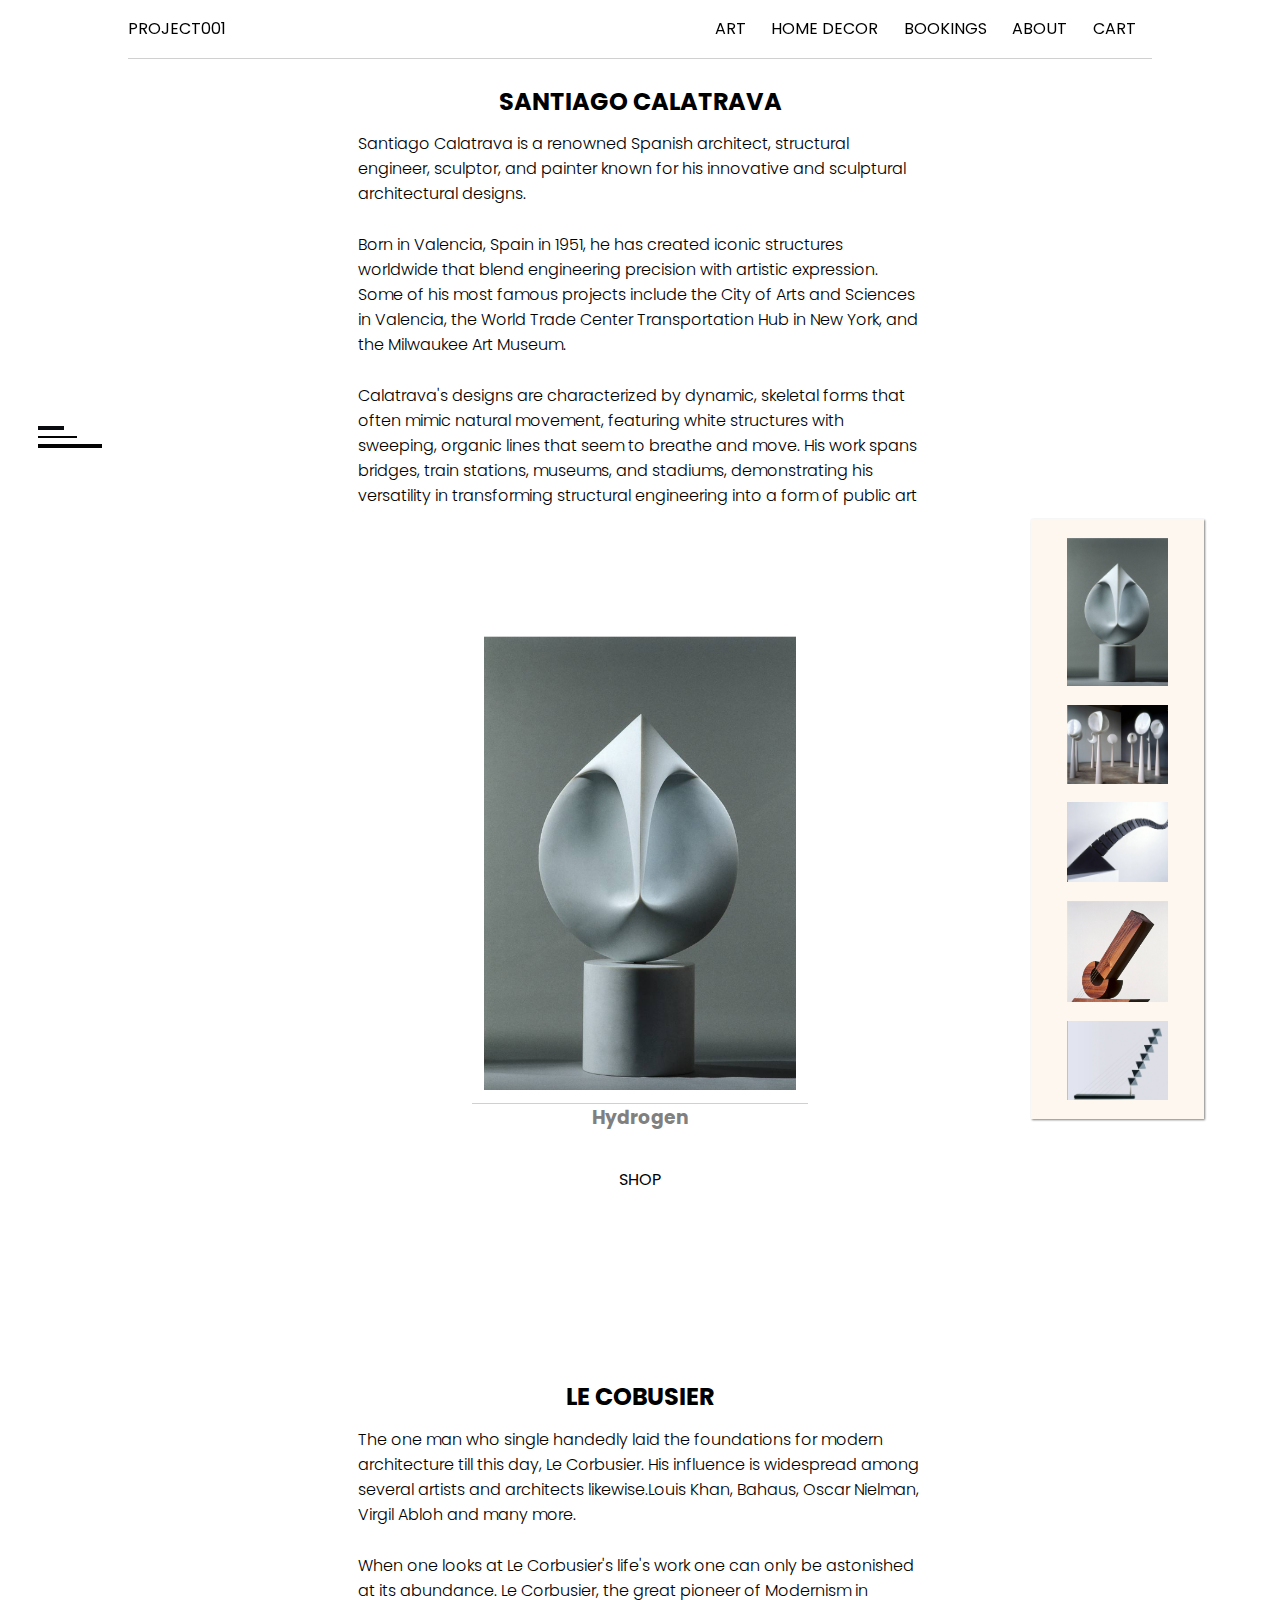
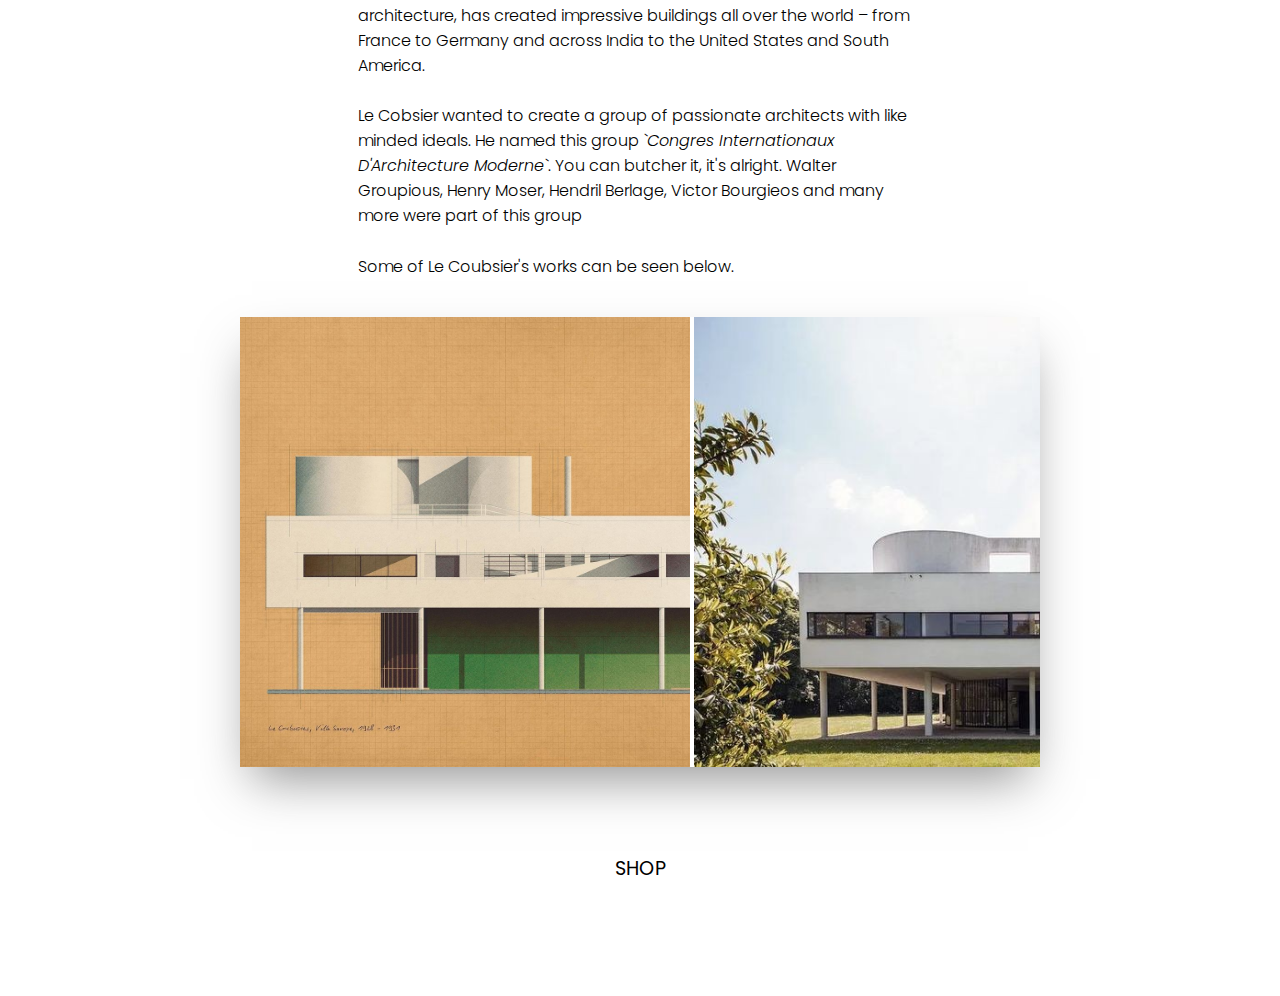
<file: index.html>
<!DOCTYPE html>
<html lang="en">
  <head>
    <meta charset="UTF-8" />
    <meta name="viewport" content="width=device-width, initial-scale=1.0" />
    <link rel="stylesheet" href="./css/main.css" />
    <link rel="preconnect" href="https://fonts.googleapis.com" />
    <link rel="preconnect" href="https://fonts.gstatic.com" crossorigin />
    <link
      href="https://fonts.googleapis.com/css2?family=Montserrat:ital,wght@0,100..900;1,100..900&family=Poppins:ital,wght@0,100;0,200;0,300;0,400;0,500;0,600;0,700;0,800;0,900;1,100;1,200;1,300;1,400;1,500;1,600;1,700;1,800;1,900&display=swap"
      rel="stylesheet"
    />
    <script type="module" defer src="./js/index.js"></script>
    <title>Shopping Cart</title>
  </head>
  <body>
    <nav class="nav-container">
      <div class="menu">
        PROJECT001</p>
      </div>


      <div class="links">
        <a href="./index.html" class="nav-links">ART</a>
        <a href="#home-decor-section" class="nav-links">HOME DECOR</a>
        <a href="#" class="nav-links">BOOKINGS</a>
        <a href="#" class="nav-links">ABOUT</a>
        <a href="./cart.html" class="nav-links">CART</a>
  
      </div>
      
    </nav>

    <div class="menu-toggle">
      <span></span>
      <span></span>
      <span></span>
    </div>
  
    <div class="side-nav ">
      <a href="#" class="active">Home</a>
      <a href="#santiago">Art</a>
      <a href="#home-decor-section">Home Decor</a>
      <a href="./booking.html">Bookings</a>
      <a href="#">About</a>
      <a href="./cart.html">Cart</a>
      <a href="#">Sign Up</a>
    </div>

    <div id="santiago" class="divider"></div>


    <h2>SANTIAGO CALATRAVA</h2>
    <p>Santiago Calatrava is a renowned Spanish architect, structural engineer, sculptor, and painter known for his innovative and sculptural architectural designs.</p>
    <p>Born in Valencia, Spain in 1951, he has created iconic structures worldwide that blend engineering precision with artistic expression. Some of his most famous projects include the City of Arts and Sciences in Valencia, the World Trade Center Transportation Hub in New York, and the Milwaukee Art Museum.</p>
    <p> Calatrava's designs are characterized by dynamic, skeletal forms that often mimic natural movement, featuring white structures with sweeping, organic lines that seem to breathe and move. His work spans bridges, train stations, museums, and stadiums, demonstrating his versatility in transforming structural engineering into a form of public art</p>

   

    <div class="divider"></div>
    <div class="divider"></div>
    <div class="divider"></div>
    <div class="divider"></div>

    <div class="product-container" id="art-section" style="z-index: -1; ">
        <img src="./img/01.png" alt="" id="calatrava1"  class="calatrava calatrava-placeholder" style="height: 100%; width: 100%">  
    </div>



    <h3 id="imgTitle" style="align-self: center; color: gray;">Hydrogen</h2>

      <div class="divider"></div>

    <a href="#">SHOP</a>

    <div class="divider"></div>
    <div class="divider"></div>
    <div class="divider"></div>


    <section class="le-cobousier">
      <h2>LE COBUSIER</h2>
      <p>The one man who single handedly laid the foundations for modern architecture till this day, Le Corbusier. His influence is widespread among several artists and architects likewise.Louis Khan, Bahaus, Oscar Nielman, Virgil Abloh and many more.</p>
      <p>When one looks at Le Corbusier's life's work one can only be astonished at its abundance. Le Corbusier, the great pioneer of Modernism in architecture, has created impressive buildings all over the world – from France to Germany and across India to the United States and South America.</p>

      <p>Le Cobsier wanted to create a group of passionate architects with like minded ideals. He named this group <i>`Congres Internationaux D'Architecture Moderne`</i>. You can butcher it, it's alright. Walter Groupious, Henry Moser, Hendril Berlage, Victor Bourgieos and many more were part of this group </p>

      <p>Some of Le Coubsier's works can be seen below.</p>
      <div class="divider"></div>

      <div class="carousel-wrapper">
        <div class="carousel">
          <img src="./img/lecoub/lecoub08.jpg" alt="Villa Savoye, 1928">
          <img src="./img/lecoub/lecoub6.jpg" alt="">
          <img src="./img/lecoub/lecoub01.jpg" alt="">
        </div>
      </div>



      <div class="divider"></div>
      <div class="divider"></div>
      <div class="divider"></div>
      <a href="#">SHOP</a>




    </section>



    <div class="wrapper">
      <div class="mini-scroller">
        <img src="./img/01.png" alt="Calatara Art Work" id="calatrava1" class="calatrava-img hydrogen">
        <img src="./img/02.png" alt="Calatara Art Work" id="calatrava2" class="calatrava-img helium">
        <img src="./img/03.png" alt="Calatara Art Work" id="calatrava3" class="calatrava-img lithium">
        <img src="./img/04.png" alt="Calatara Art Work" id="calatrava4" class="calatrava-img beryllium">
        <img src="./img/05.png" alt="Calatara Art Work" id="calatrava5" class="calatrava-img boron">
      </div>
  
    </div>

    <div class="divider"></div>
    <div class="divider"></div>
    <div id="home-decor-section" class="divider"></div>
    <div class="divider"></div>



  </body>
</html>
</file>
<file: css/main.css>
:root{
    --btnPadding: .4rem;
    --border: 1px solid grey;
    --borderRadius: 6px;
    --actionColor:rgb(29, 131, 156);

}
* {
    font-family: 'Poppins', sans-serif;
    margin: 0;
    padding: 0;
    box-sizing: border-box;
    list-style-type: style type;;
}


html {
    scroll-behavior: smooth;
}

body {
    display: flex;
    flex-direction: column;
    align-items: center;
    position: relative;
}

.divider{
    padding: .8rem;
    position: relative;
}

input{
    all: unset;
    border: var(--border);
    padding: .38rem;
    color: black;

}


button{
    all: unset;
    border: var(--border);
    border-radius: var(--borderRadius);
    text-align: center;
    text-transform: uppercase;
    padding: calc(var(--btnPadding)* 2)
}

button:hover {
    cursor: pointer;
}

.nav-container{
    /* border-bottom: 1px solid rgba(128, 128, 128, 0.356); */
    display: flex;
    width: 80%;
    justify-content: space-between;
    align-items: center;
    position: relative;
    position: sticky;
    top: 0;
    background-color: white;
    z-index: 1;
    box-shadow: 0px 1px 0.2px rgba(128, 128, 128, 0.37);    
}

.nav-container .menu {
    align-self: center;
    display: flex;
    justify-content: center;
    align-items: center;
    width: fit-content;
}


/* SIDE NAVIGATION */
.side-nav {
    border: var(--border);
    position: fixed;
    left: -100vh;
    display: flex;
    flex-direction: column;
    padding: .4rem;
    width: 30%;
    height: 100vh;
    background-color: #080606;
    color: white;
    justify-content: center;
    gap: .8rem;
    z-index: 1;
    align-self: flex-start;
    /* opacity: 0; */
    transition: 0.5s ease
}

.side-nav a{
    color: rgba(228, 224, 224, 0.616);
    font-size: 2.5rem;
    position: relative;
    text-align: left;
    align-self: flex-start;
    margin-left: 2%;
    text-transform: capitalize;
    transition: 0.5s;
}

.side-nav a.active {
    opacity: 1;
    transition: 0.5s;
}

.side-nav a:hover {
    color: white;
    margin-left: 4%;
    transition: 0.5s;
}


.menu-toggle {
    position: fixed;
    top: 45vh;
    left: 3%;
    width: 4rem;
    height: 4rem;
    display: flex;
    flex-direction: column;
    justify-content: center;
    gap: .4rem;
}

.menu-toggle:hover {
    cursor: crosshair;
}
.menu-toggle span:nth-child(1) {
    width: 40%;
    height: 4px;
    background-color: rgb(10, 11, 14);
    transition: 0.5s;
    z-index: 2;
}

.menu-toggle span:nth-child(2) {
    width: 60%;
    height: 2px;
    background-color: rgb(3, 3, 3);
    transition: 0.5s;
}
.menu-toggle span:nth-child(3) {
    width: 100%;
    height: 4px;
    background-color: rgb(3, 3, 3);
    transition: 0.5s;
}

.menu-toggle:hover span {
    width: 100%;
    opacity: 0.5;
    transition: 0.5s;
}

.active-side-nav{
    left: 0vh;
    transition: 0.8s;
 }
 
 
.active-toggle {
    /* background-color: rgb(0, 174, 255); */
    background-color: white;
    top: 8%;
    z-index: 2;
    border-radius: 50%;
    transition: 0.8s;
}
 
 


/* SIDE NAV END */

.links{
    display: flex;
    justify-content: space-evenly;
    align-items: center;
    align-self: center;
    gap: .4rem;
    padding: .4rem
}

.link {
    font-weight: 500; 
    color: rgb(0, 0, 0) ;
    text-transform: inherit;
    margin-top: 8%;
}
 p{
    font-weight: 300;
}

p{
    width: 46%;
    text-align: left;
    padding: .8rem;
}

/* BORDERBOTTOM LINK HOVER ANIMATION */
a{
    color: black;
    text-decoration: none;
    padding: .6rem;
    align-self: center;
    border-bottom: 1px solid transparent;
    text-transform: uppercase;
    cursor:pointer;
    position: relative;
}

a:hover{
    cursor: crosshair;
}


a::before {
    content:'';
    width: 80%;
    height: 2px;
    /* background-color: rgba(255, 255, 255, 0.486); */
    background-color:transparent;
    position: absolute;
    left: 8%;
    top: 90%;
}


@keyframes border-extension {
    from {
        width : 0%
    }
    to {
        width: 80%;
        transition: width 0.1s ease;
    }
}


a:hover::before  {
    background-color: grey;
    animation: border-extension 1000ms;
    
}

/* BORDER ANIMATION END */
.product-container {
    display: flex;
    flex-direction: column;
    max-width: 48%;
    height: 480px;
    align-self: center;
    gap: .8rem;
    position: relative;
    justify-content: center;
    /* border: 1px solid; */
    align-items: center;
    /* box-shadow: 1px 1px 2px grey; */
    /* box-shadow: 1px 1px 2px grey; */
    box-shadow: 0px 1px 0.2px rgba(128, 128, 128, 0.37);
    padding: .8rem;
}


.product-container img {
    width: 80%;
}

.wrapper .mini-scroller{
    align-self: center;
    background-color: rgba(250, 235, 215, 0.397);
    width: 180px;
    margin-left: 4%;
    overflow-y: hidden;
    overflow-x: hidden;
    display: flex;
    justify-content: center;
    align-items: center;
    flex-wrap: wrap;
    position: relative;
    height: 600px;
    gap: .8rem;
    border: 0
}

.wrapper .mini-scroller img{
    align-self: center;
    width:72%
}


.mini-scroller img:hover {
    cursor: crosshair
}

.card-container{
    display: flex;
    flex-direction: column;
    gap: .2rem;
    border: 1px solid;
    padding: .8rem;
}

.img-container{
    width: 200px;
    display: flex;
    align-items: center;
    border: 1px solid
}

.img-container img {
    width: 80%
}

#name-block {
    position: fixed;
    left: 28%;
    top: 50%;
}

#price{
    display: inline-block;
}

.main {
    display: flex;
    flex-direction: row;
    justify-content: space-between;
    align-self: center;
    gap: .4rem;
    padding: .8rem;
    width: 80%;
    position: relative;
}

#clicked-img {
    width: 72%
}
#form {
    display: flex;
    flex-direction: column;
    align-items: center;
    align-self: center;
    gap: .4rem;
    border: var(--border);
    width: 100%;
    padding: .4rem;
    margin-top: -14.8%
    /* position: absolute; */

}

#form p{
    align-self: center;
    margin-left: 14%;
}

.form-control{
    padding: .24rem;
    display: flex;
    flex-direction: column;
    width: 40%
}

#form .form-control:nth-child(4){
    flex-direction: row;
    justify-content: space-between;
    /* width: 20%; */
    gap: .4rem;
}

.form-control button{
    width: 50%;
}

#add-to-cart{
    font-weight: 700;
    width: 40%
}

#add-to-cart:hover {
    border: 1px solid transparent;
    border-radius: 30px;
    color: white;
    background-color: rgb(29, 131, 156);
    transition: border-radius 1s ease-in-out, background-color 1s ease-in-out, border 1s ease-in-out;
}


#cart-counter {
    width: 24px;
    height: 24px;
    /* background-color: black; */
    border-radius: 50%;
    margin-left: 80%;
    position: fixed;
    z-index: 1;
    top: 0.8%;
    color: var(--actionColor);
    font-size: medium;
    text-align: center;
    font-weight: bold;
}

.cart-feedback {
    padding: .4rem;
    border-radius: var(--borderRadius);
    position: absolute;
    background-color: rgb(53, 206, 135);
    margin-top: -12%;
    color: white;
    text-align: center;
    z-index: 1;
}


.active {
    margin-top: 5.8%;
    transition: margin-top 0.6s ease;
}

.deactivate {
    margin-top: -12%;
    transition: margin-top 1s ease;
}

.render-card-container {
    display: flex;
    flex-wrap: nowrap;
    justify-content: space-between;
    align-items: center;
    align-self: center;
    border: var(--border);
    width: 60%;
    margin-top: 2%;
    border-radius: var(--borderRadius);
    padding: .4rem;
}

.render-imgContainer {
    width: 40%
}

.render-photo {
    width: 50%
}

.render-infoContainer {
    width: 50%;
    align-items: center;
    display: flex;
    flex-direction: column;
    align-items: center;
    border-right: var(--border)
}

.render-totalPrice {
    padding: .4rem;
    align-self: center;
    font-weight: 500;
    margin-left: 36%;
    margin-top: 4%;
}

.render-btnContainer {
    display: flex;
    justify-content: space-between;
    gap: .8rem;
    padding: .2rem;
    align-self: center;
    margin-left:-28%;

}

.render-btn, .render-payBtn {
    all: unset;
    padding-left: calc(var(--btnPadding) * 2) ;
    padding-right: calc(var(--btnPadding) * 2) ;
    border: var(--border);
    border-radius: var(--borderRadius);
    text-align: center;
    text-transform: uppercase;
}

.render-amt{
    font-weight: 480;
    border: 0;
    text-align: left;
    width: fit-content;
    margin-left: -8%
}

.render-payBtn {
    margin-top: .8rem;
    padding: calc(var(--btnPadding)* 2)
}

.render-payBtn:hover {
    border: 1px solid transparent;
    background-color: white;
    /* font-weight: bolder; */
    font-size: larger;
    transition: font-size 0.8s ease, border 0.1s ease;
}


#home-decor {
    display: flex;
    justify-content: space-between;
    position: relative;
    width: 70%;
    padding: .8rem;
    gap: .4rem;
    align-self: center;
}

#home-decor .text-info {
    display: flex;
    align-items: center;
    flex-direction: column;
    width: fit-content;
    width: 50%;
    align-self: center;
    height: fit-content;
    padding: .4rem;
}

#home-decor .text-info p {
    width: 100%;
    align-self: center;
}

#home-decor .image-container {
    width: 80%;
    height: 700px;
    position: relative;
}

#home-decor .image-container  img {
    width: 100%;
    height: 100%;
}


#home-decor .text-info .mini-scroller,.mini-scroller {
    position: relative;
    display: flex;
    overflow-x: scroll;
    height: 200px;
    gap: .8rem;
    width: 86%;
    /* margin-top: 4%; */
    scrollbar-width: thin;
    scrollbar-color: white transparent;
    margin-left: -10%;
    /* border-right: 1px solid black; */
    padding: 1rem;
    box-shadow: 1px 1px 2px grey;
}


.wrapper {
    position: absolute;
    /* background-color: antiquewhite; */
    display: flex;
    width: fit-content;
    justify-content: center;
    align-items: center;
    top: 20%;
    left: 80%;
    /* overflow-x: hidden; */
}

#home-decor .text-info .mini-scroller::-webkit-scrollbar {
    display: none;
}
#home-decor .text-info .mini-scroller::-webkit-scrollbar-track {
    background-color: white;
    width: 10px !important;
    height: 4px !important;
    background-clip: content-box;
    border: 3px solid transparent;
}
#home-decor .text-info .mini-scroller::-webkit-scrollbar-thumb  {
    background-color: rgba(155, 142, 142, 0.315);
    border-radius: 8px;

}



#home-decor .text-info .mini-scroller img {
    width: 100%;
    /* border-radius: 4px; */
    opacity: 80%;
}

#home-decor .text-info .mini-scroller:hover {
    cursor: crosshair
}

@keyframes slide-in {
    from {
        /* transform: translateX(10%); */
        /* transform: scale(0.8, 0.8); */
        opacity: 50%;
        transition: opacity ease .2s ;

    }

    to {
        /* transform: translateX(0%); */
        transform: scale(1,1);
        opacity: 100%;
        transition: opacity ease .2s;

    }
}

.animate-placeholder {
    animation : slide-in 3000ms
}

.animate-calatrava {
    animation: slide-in 10000ms
}





.le-cobousier, .wabi {
    display: flex;
    flex-direction: column;
    justify-content: space-between;
    align-items: center;
    margin-top: 100px;
}

.carousel-wrapper {
    position: relative;
    max-width: 50rem;
    margin: 0 auto;
}

.carousel {
    display: flex;
    overflow-x: auto;
    aspect-ratio: 16/9;
    scroll-snap-type: x mandatory;
    scroll-behavior: smooth;
    gap: .24rem;
    box-shadow: 0 1.5rem 3rem -0.75rem rgba(128, 128, 128, 0.842);
}

.carosuel img {
    flex-shrink: 0;
    flex-grow: 1;
    flex-basis: 100%;
    scroll-snap-align: start;
    object-fit: cover;
}

.carousel::-webkit-scrollbar {
    display: none;
}

.le-cobousier a{
    font-size: larger;
}
</file>
